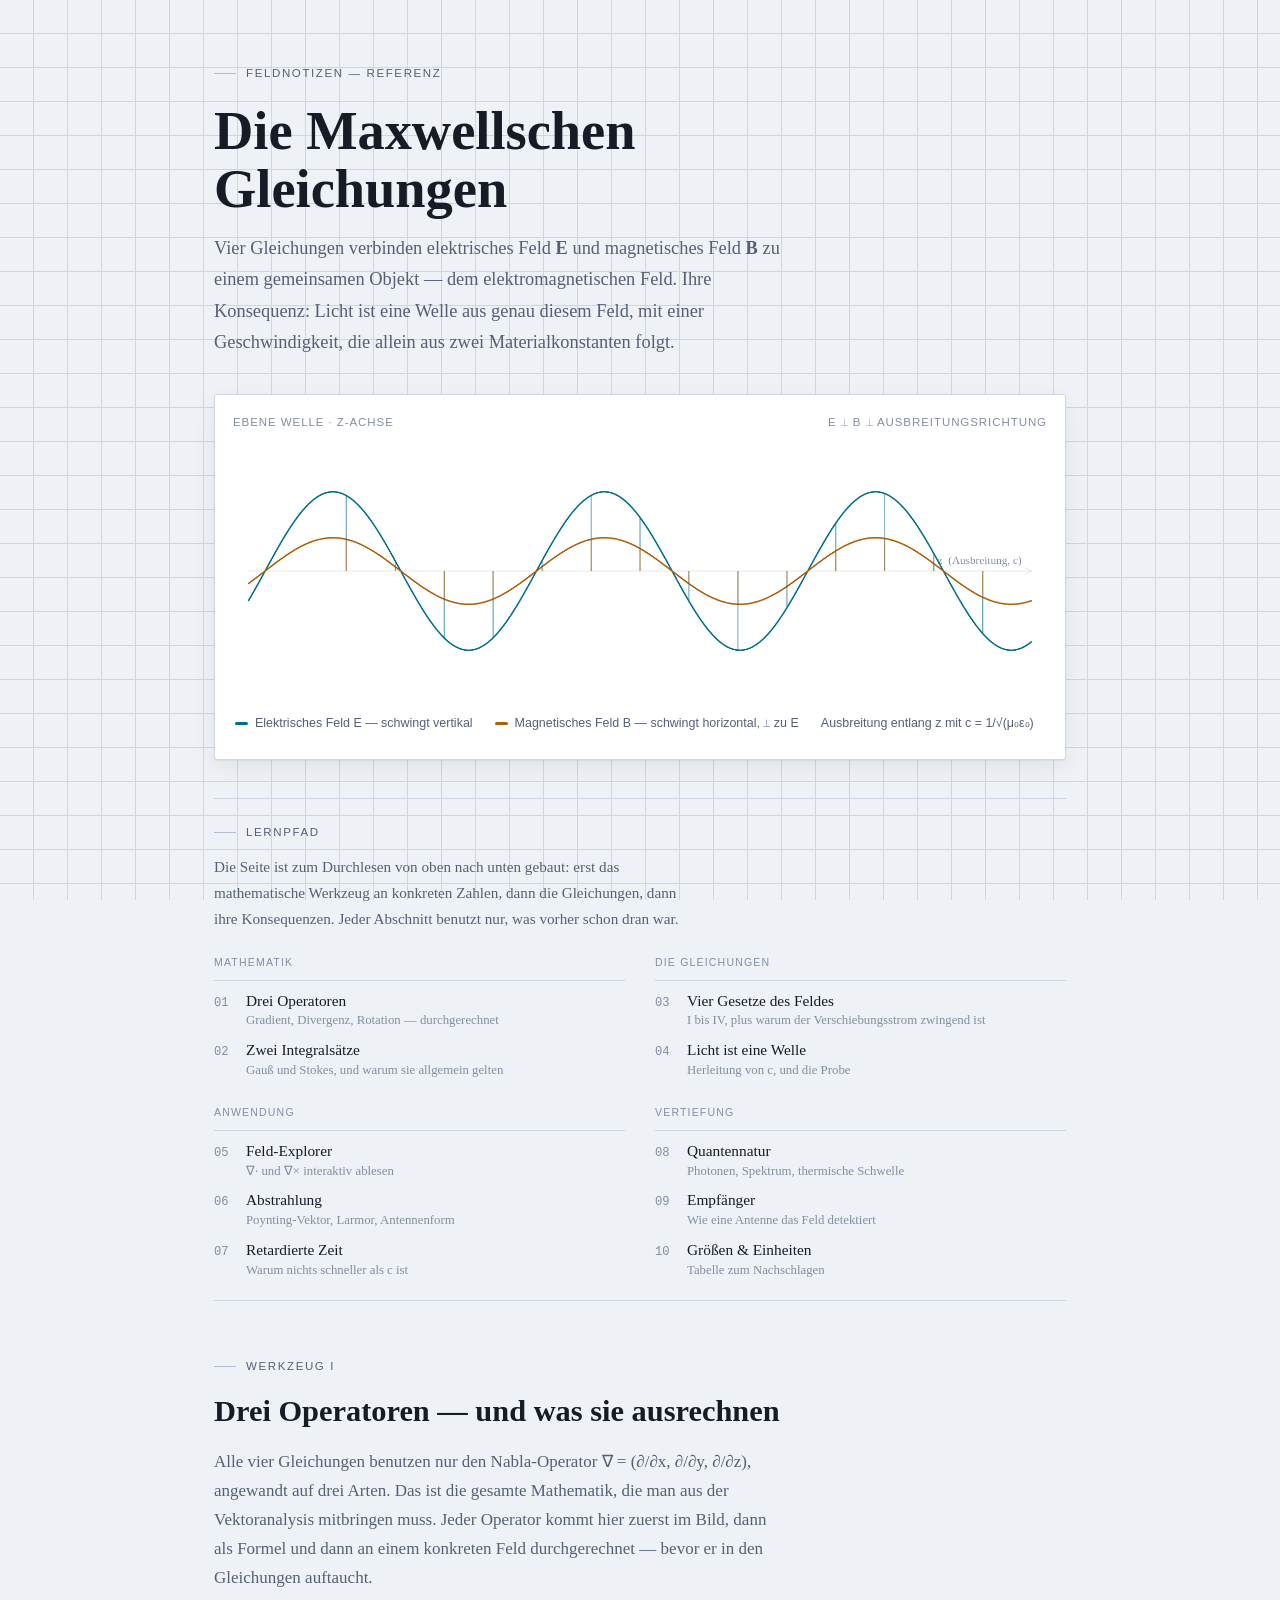
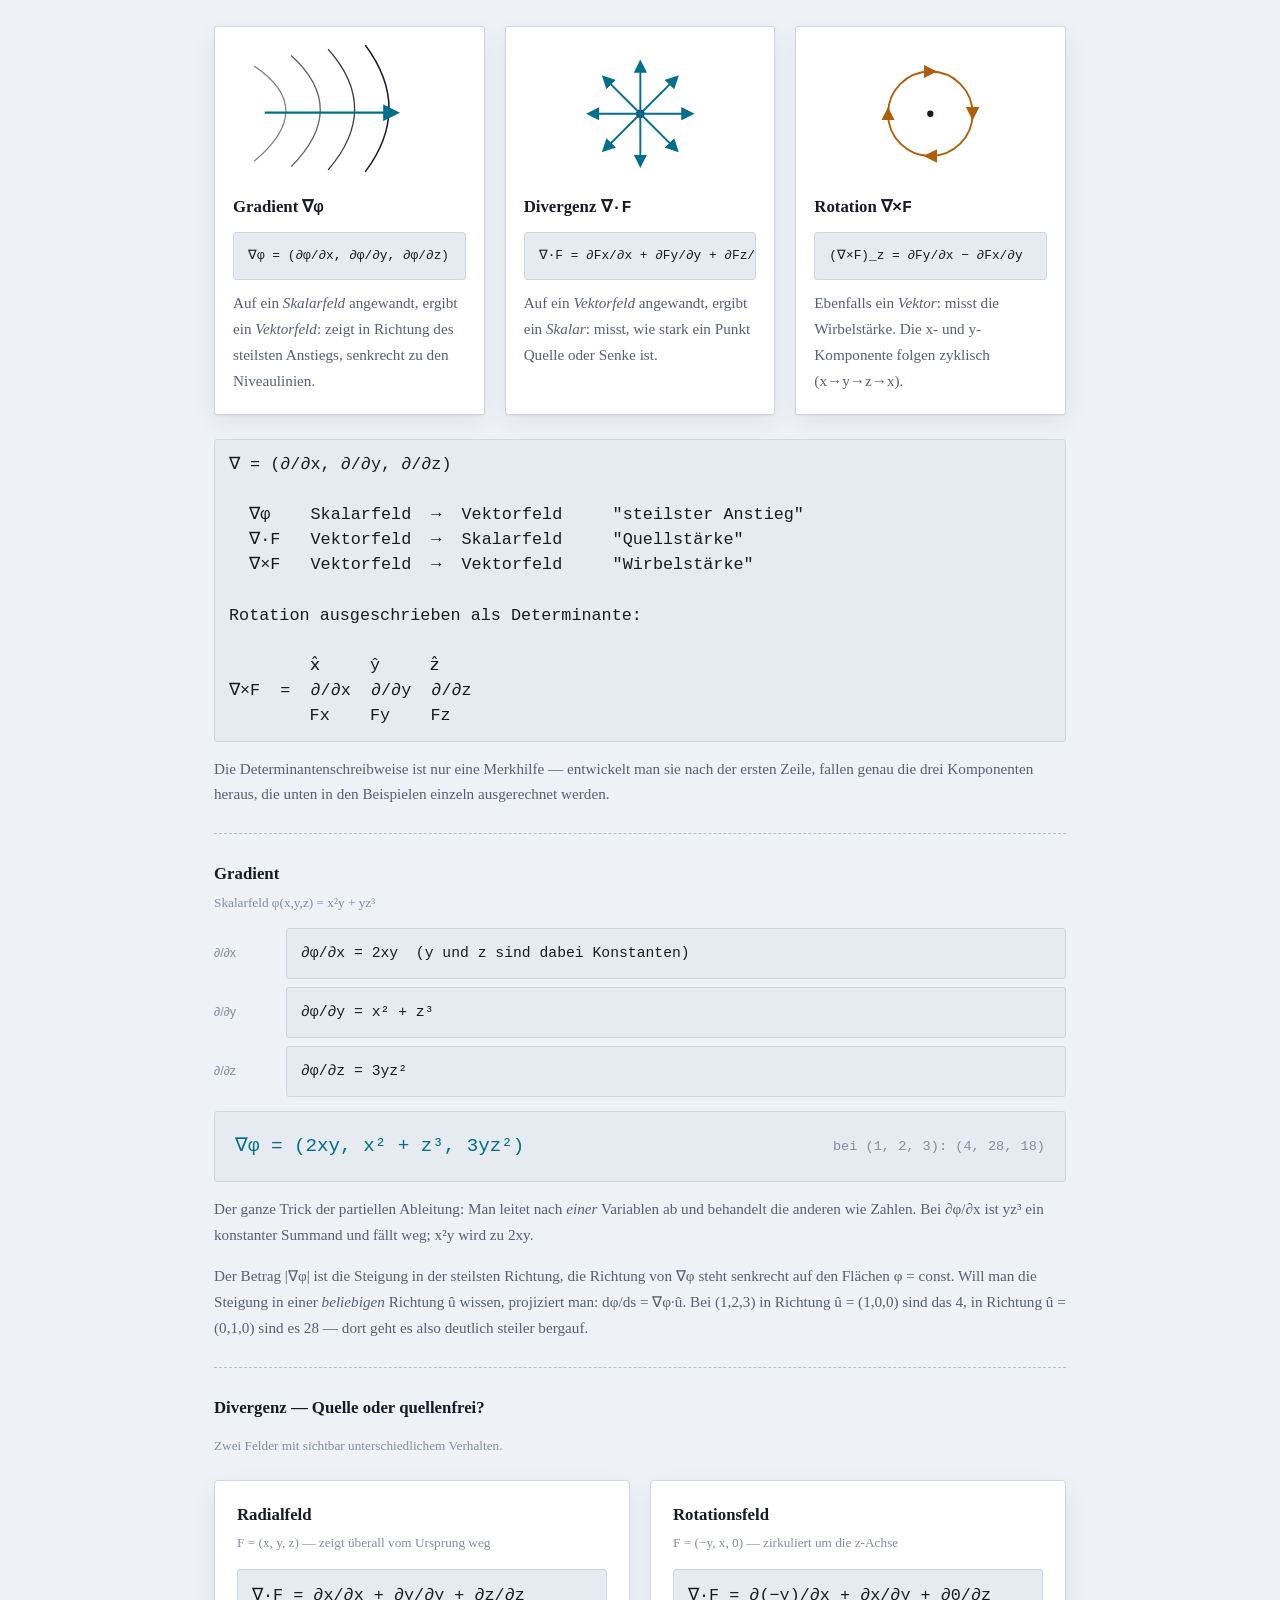
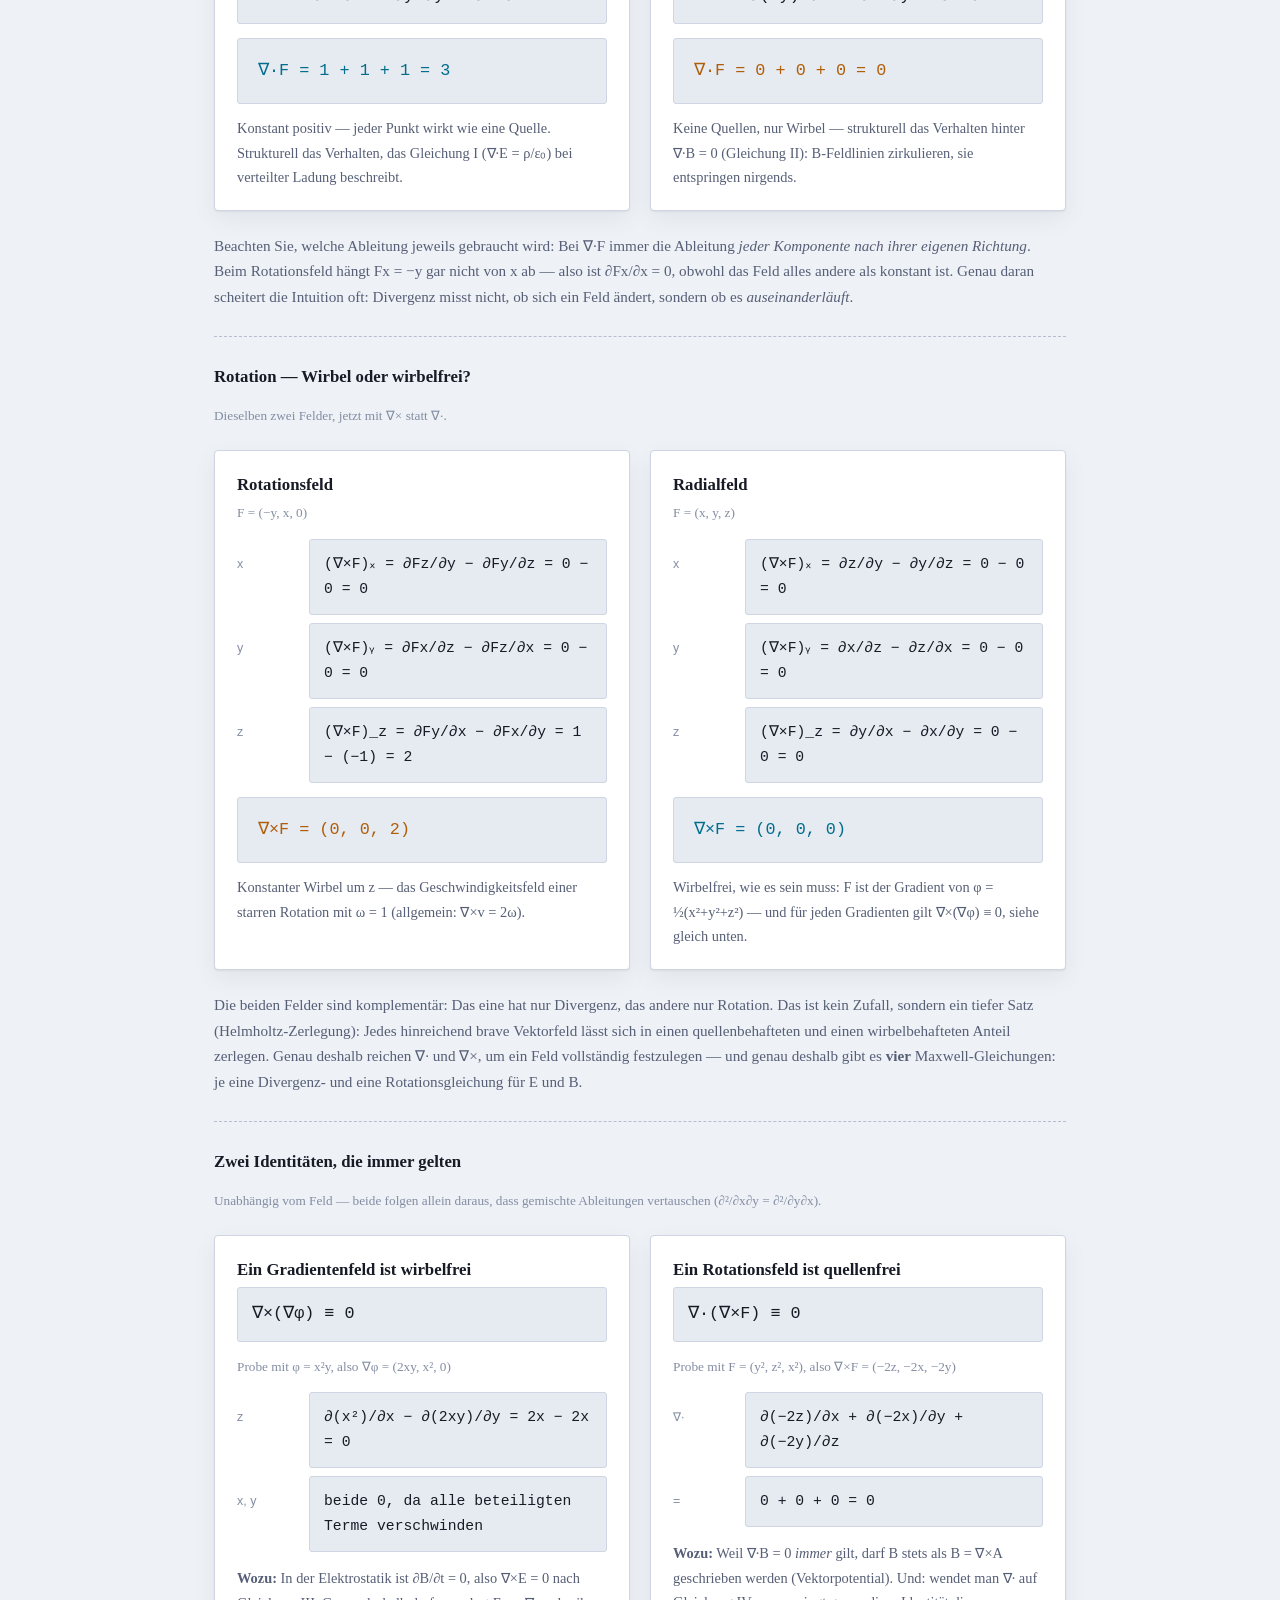
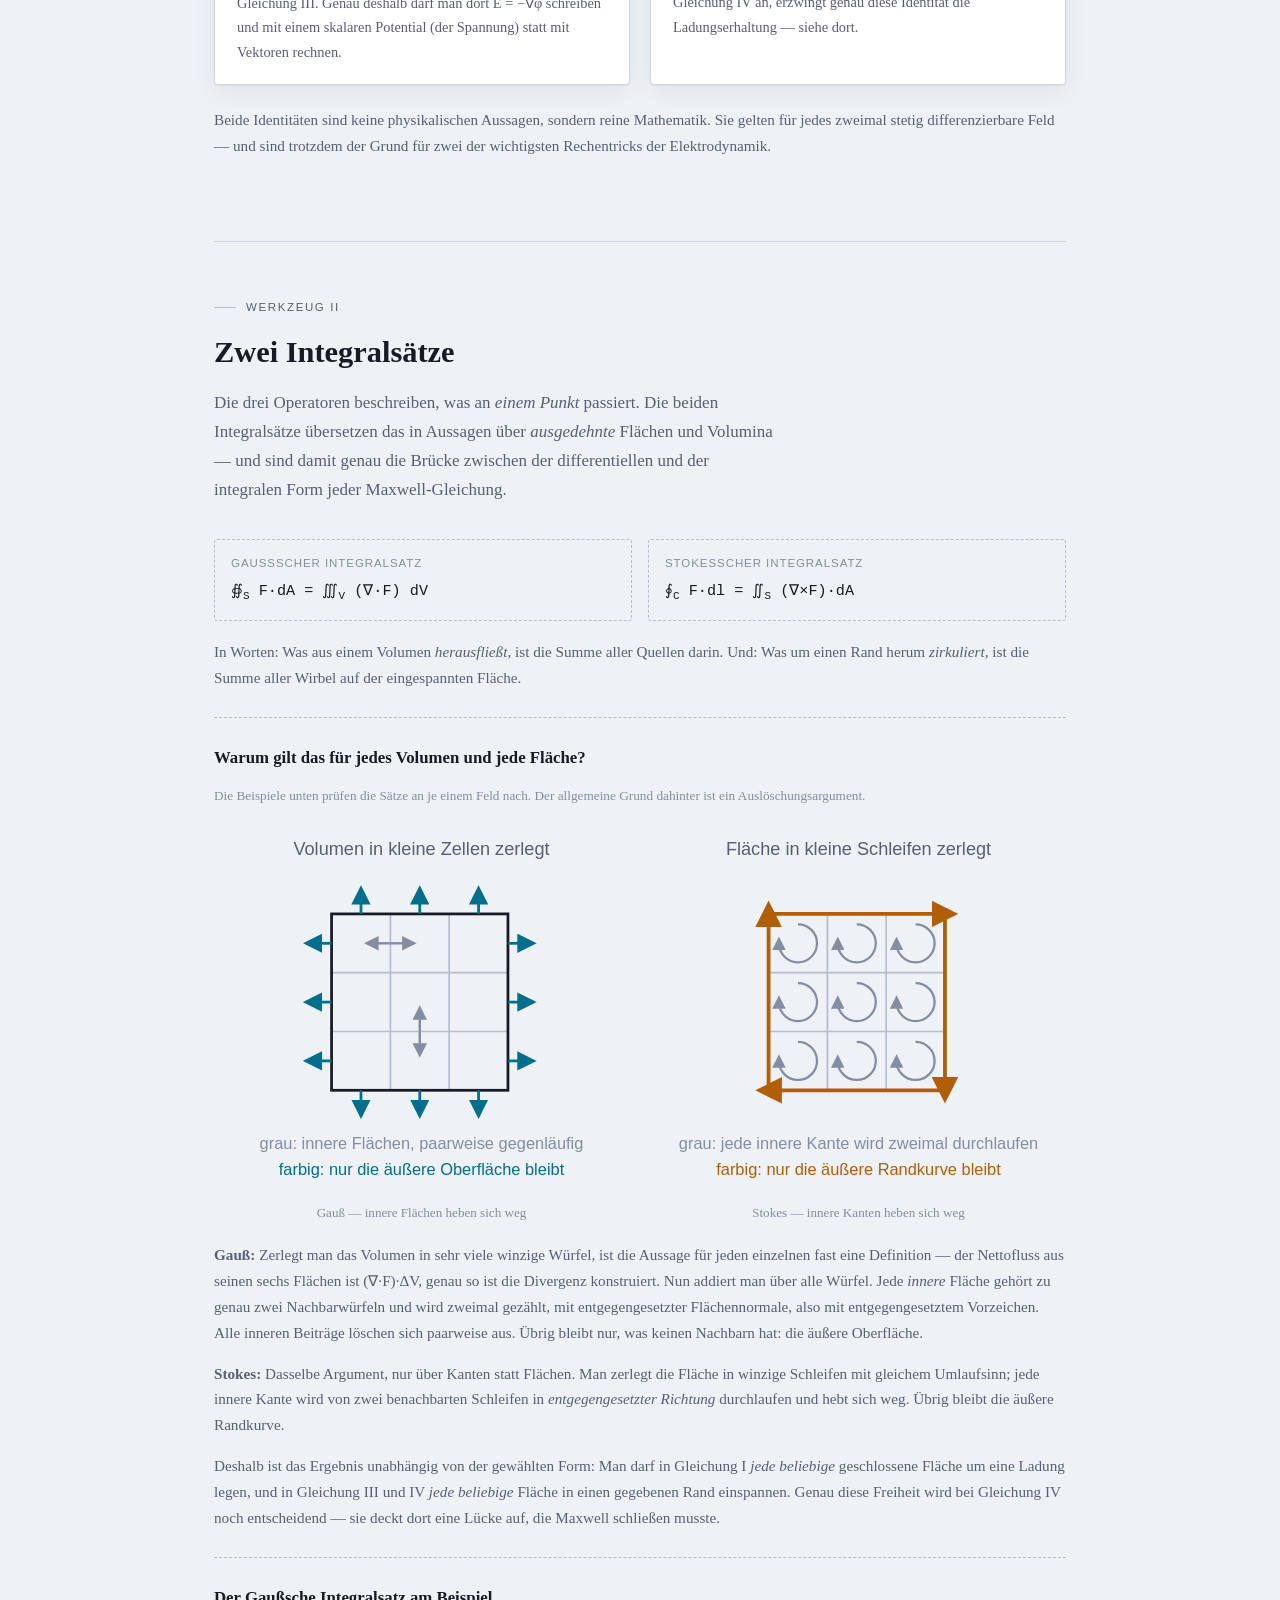
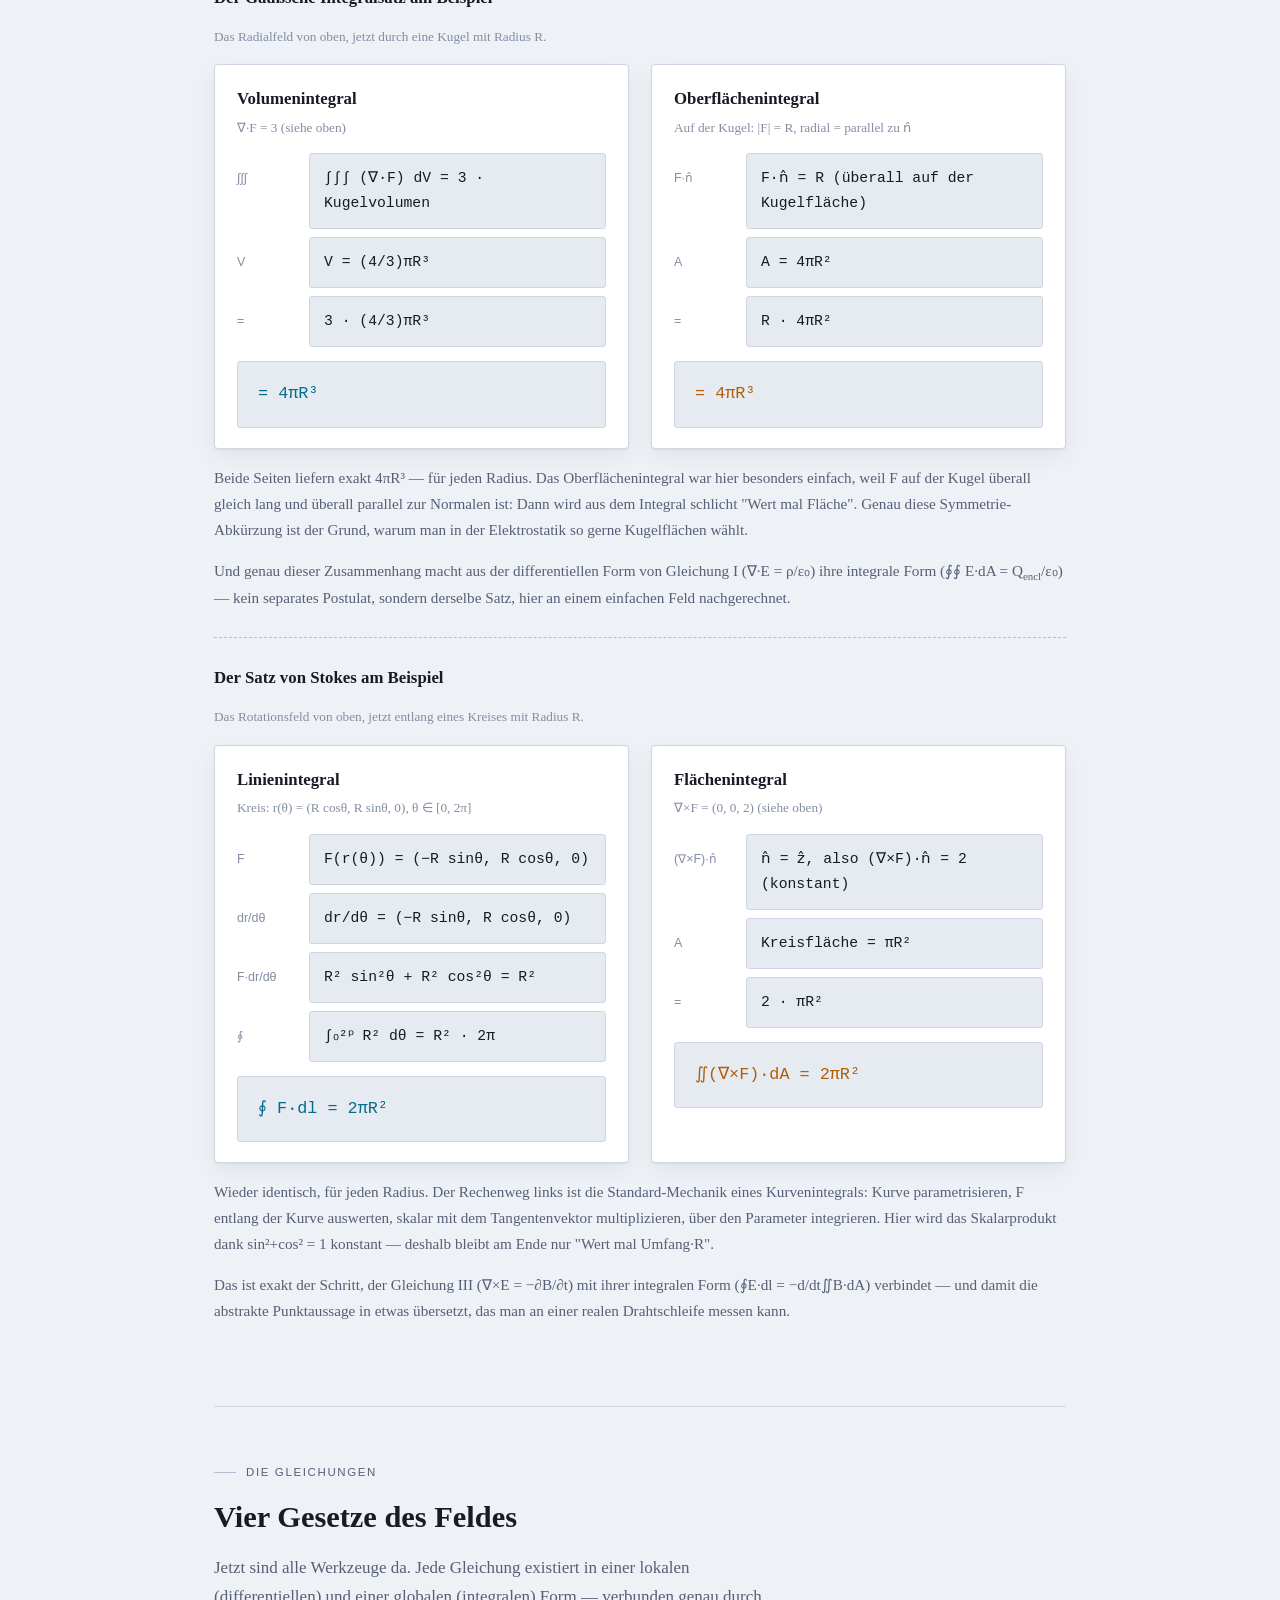
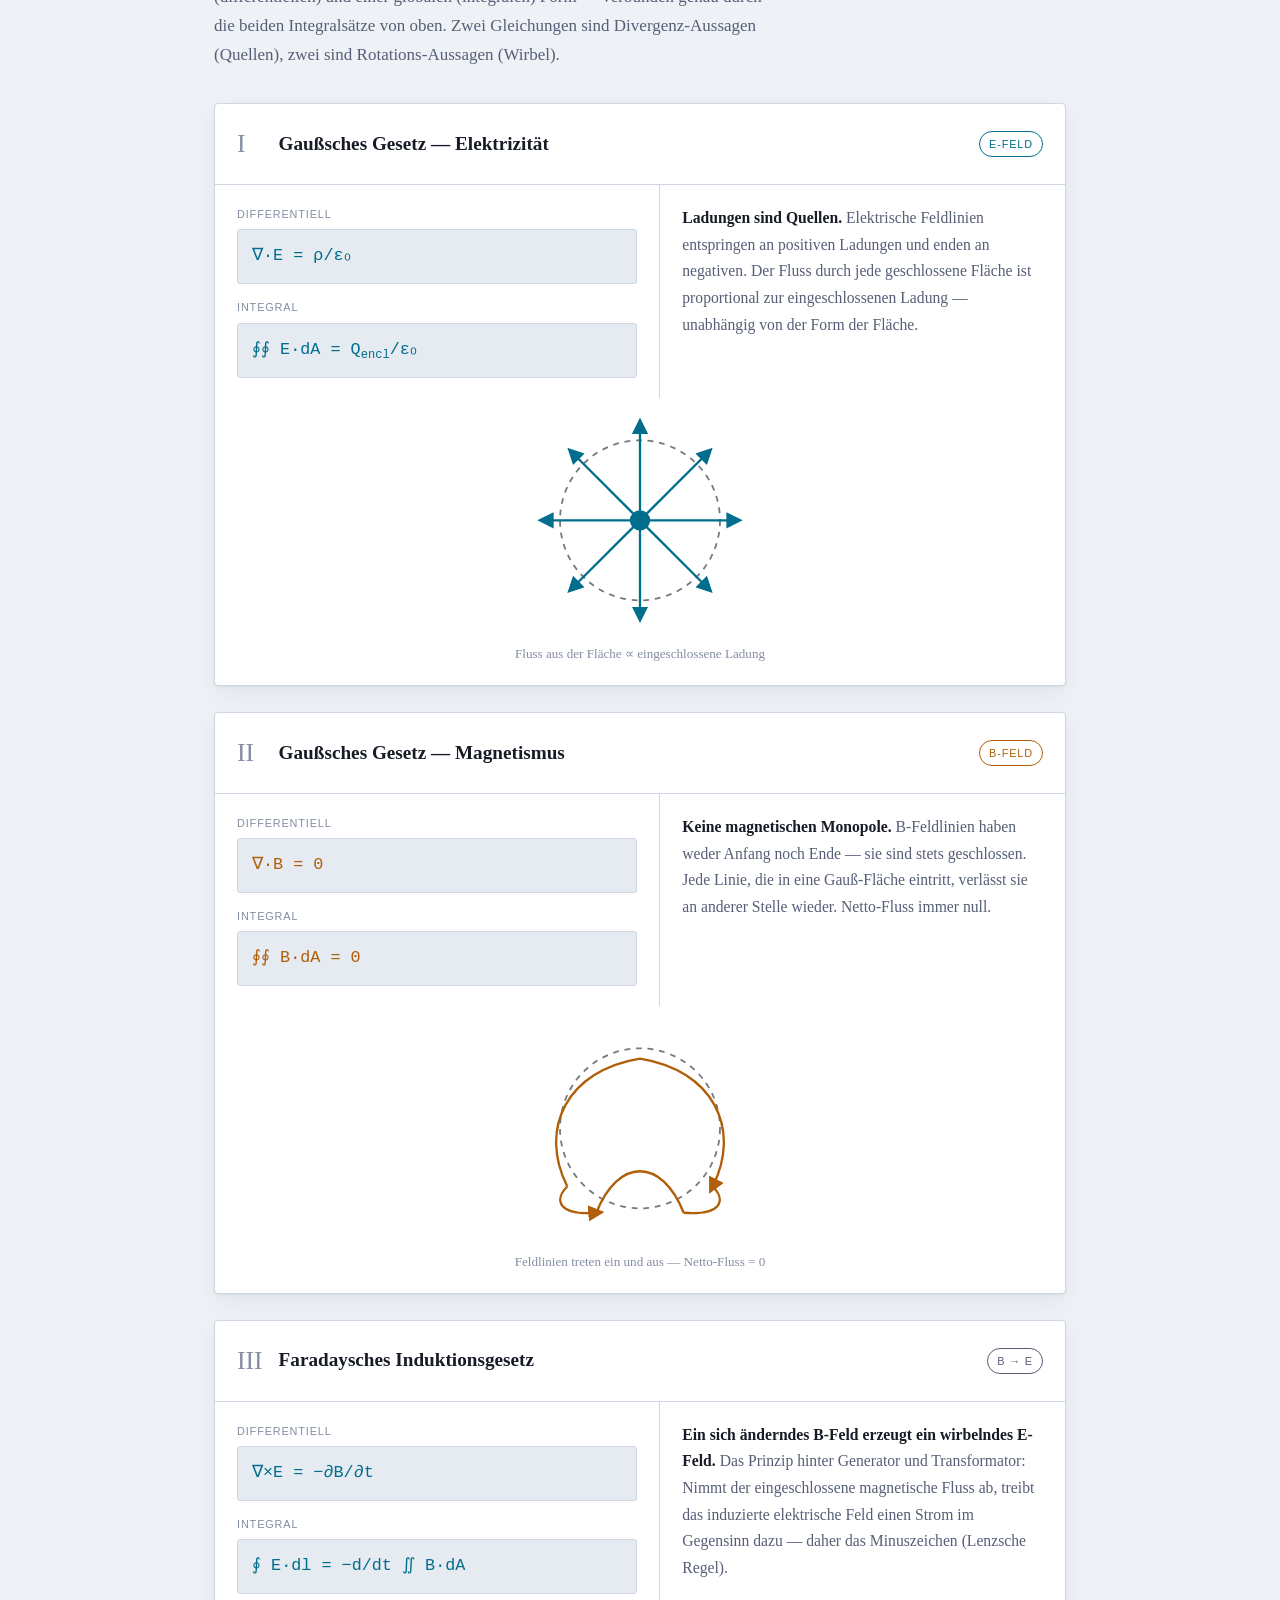
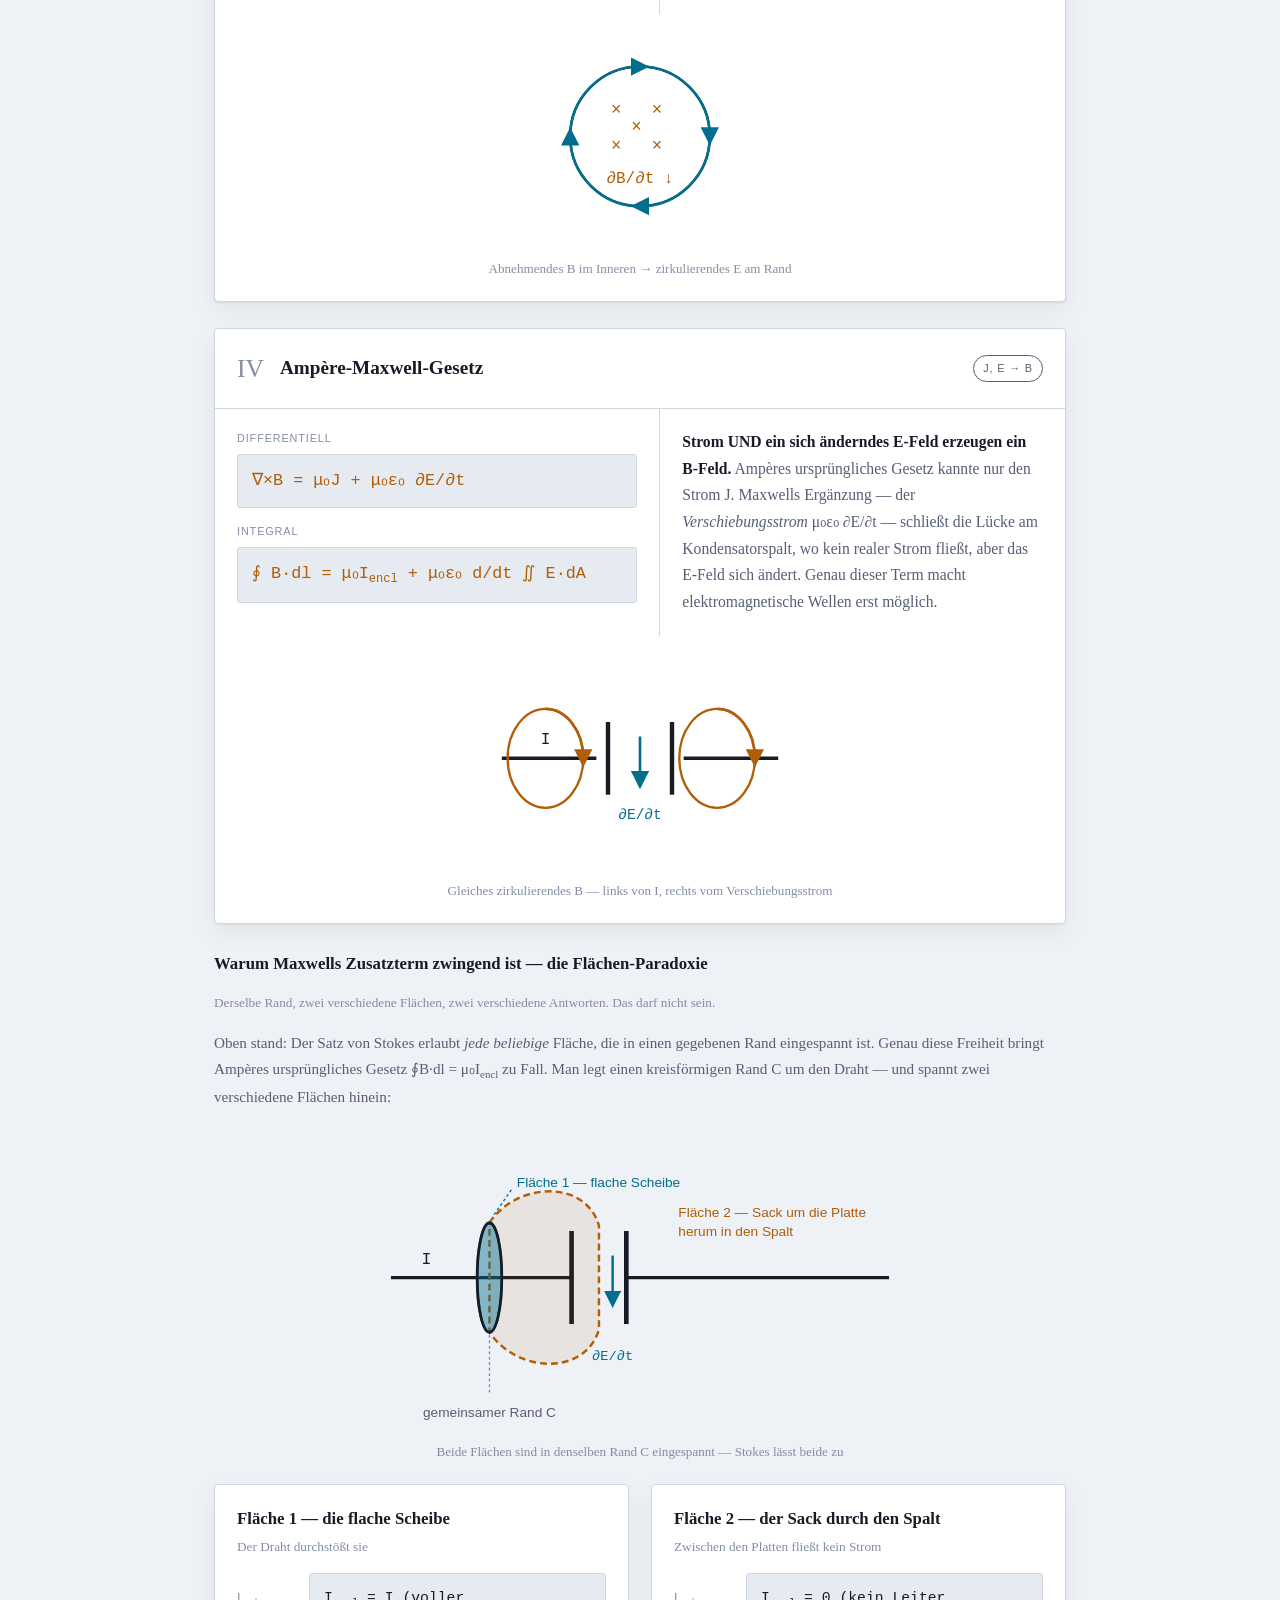
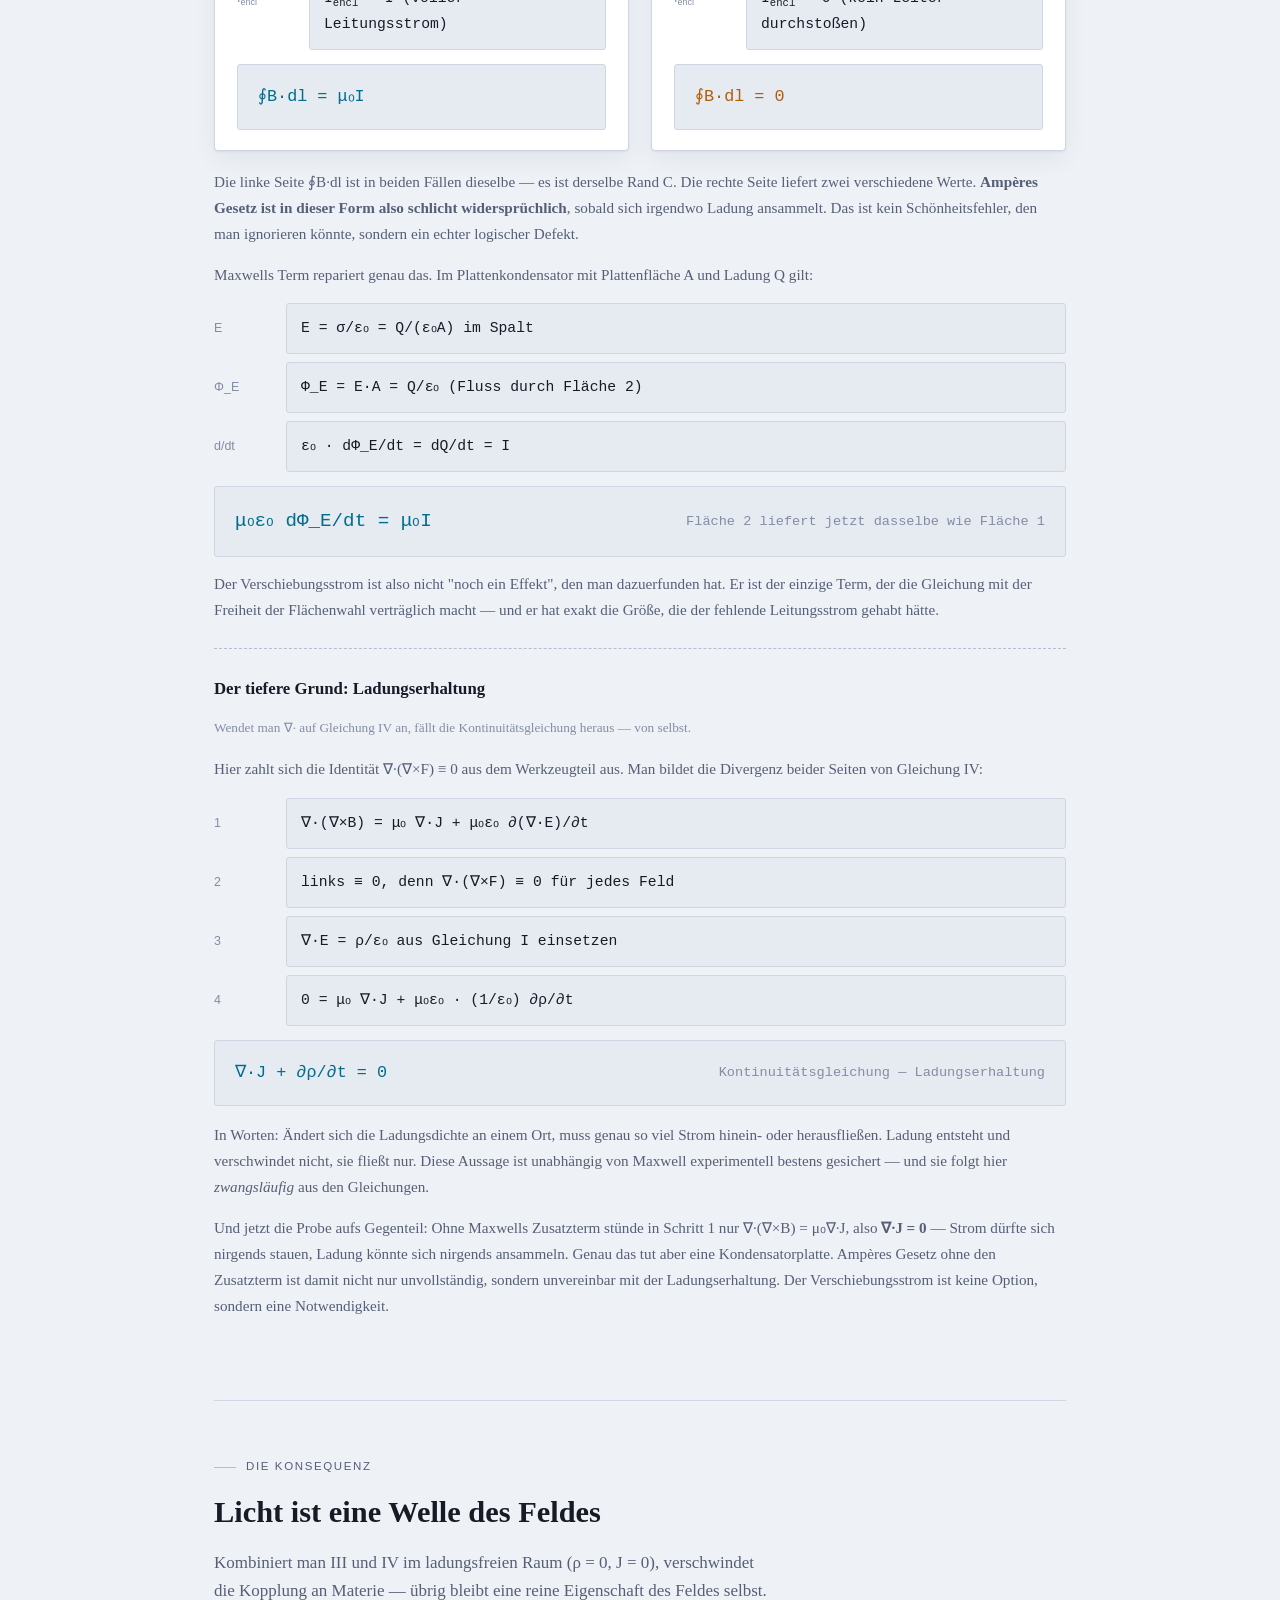
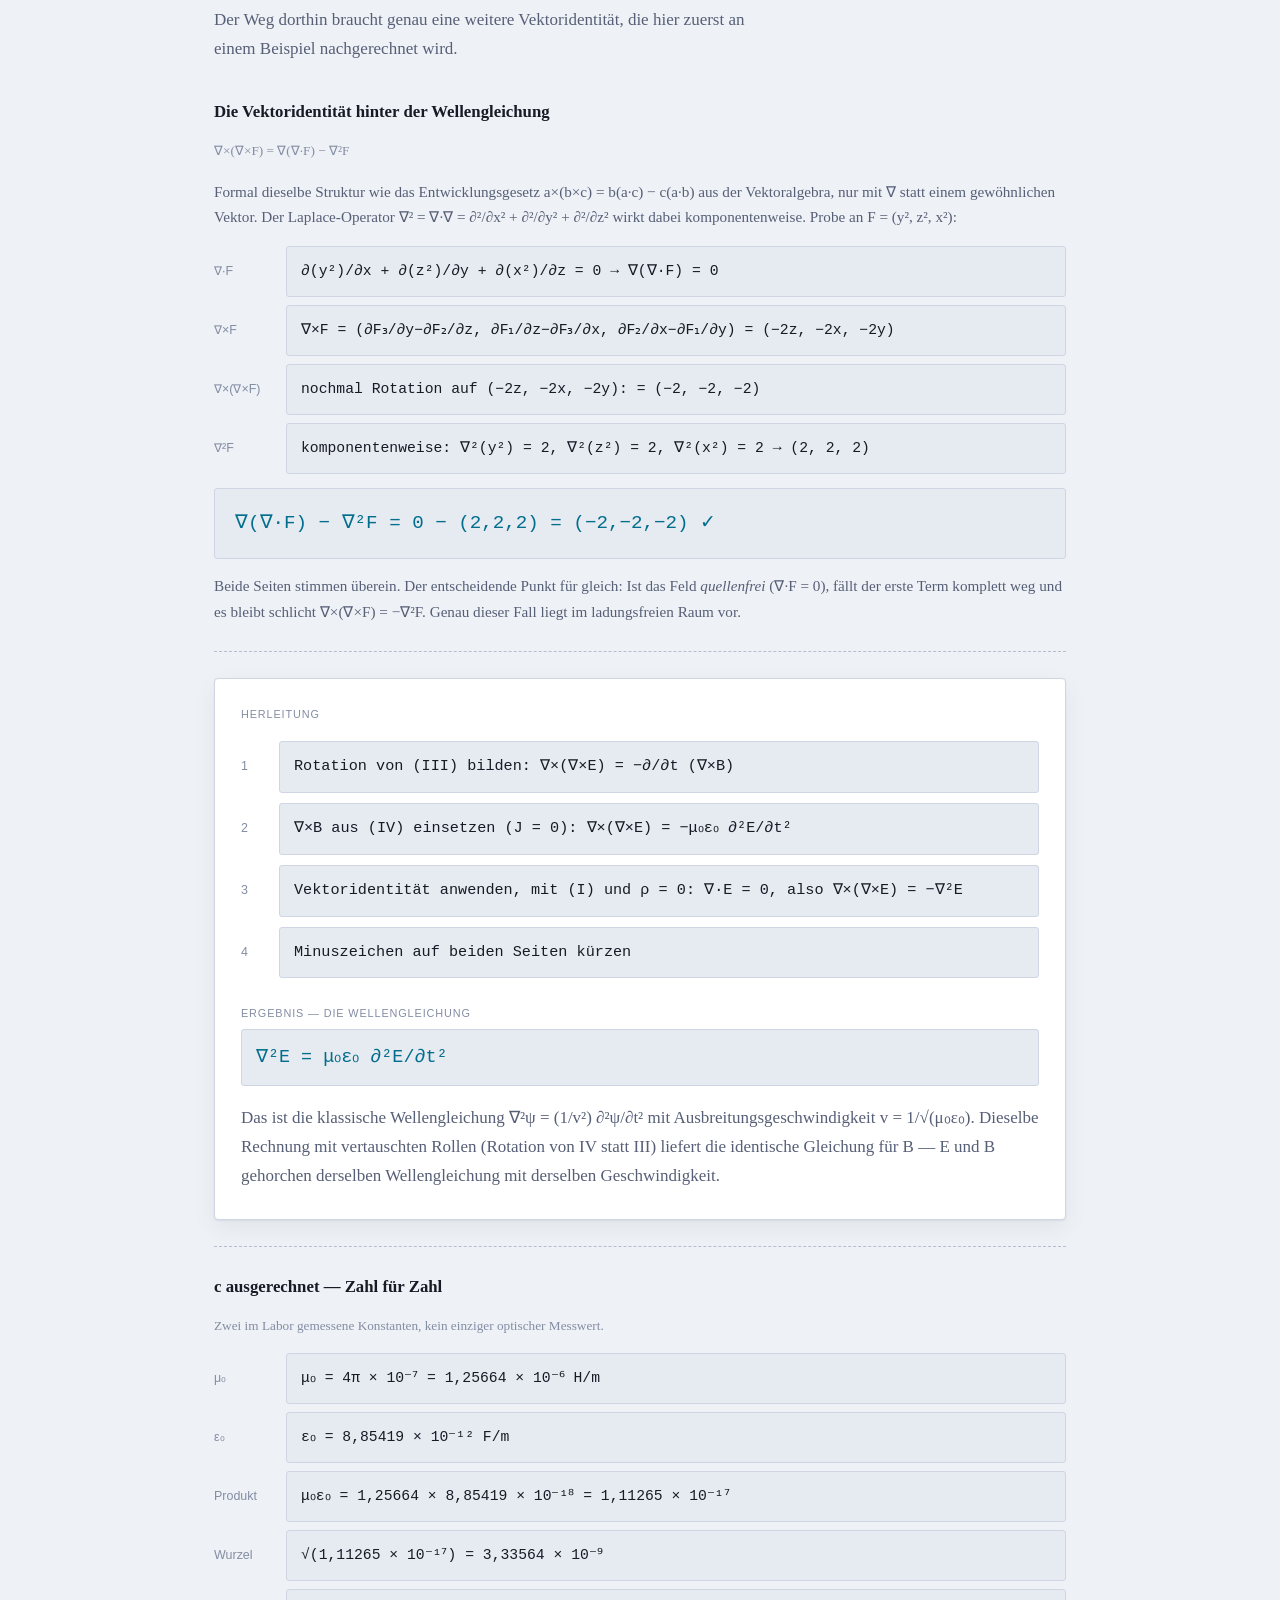
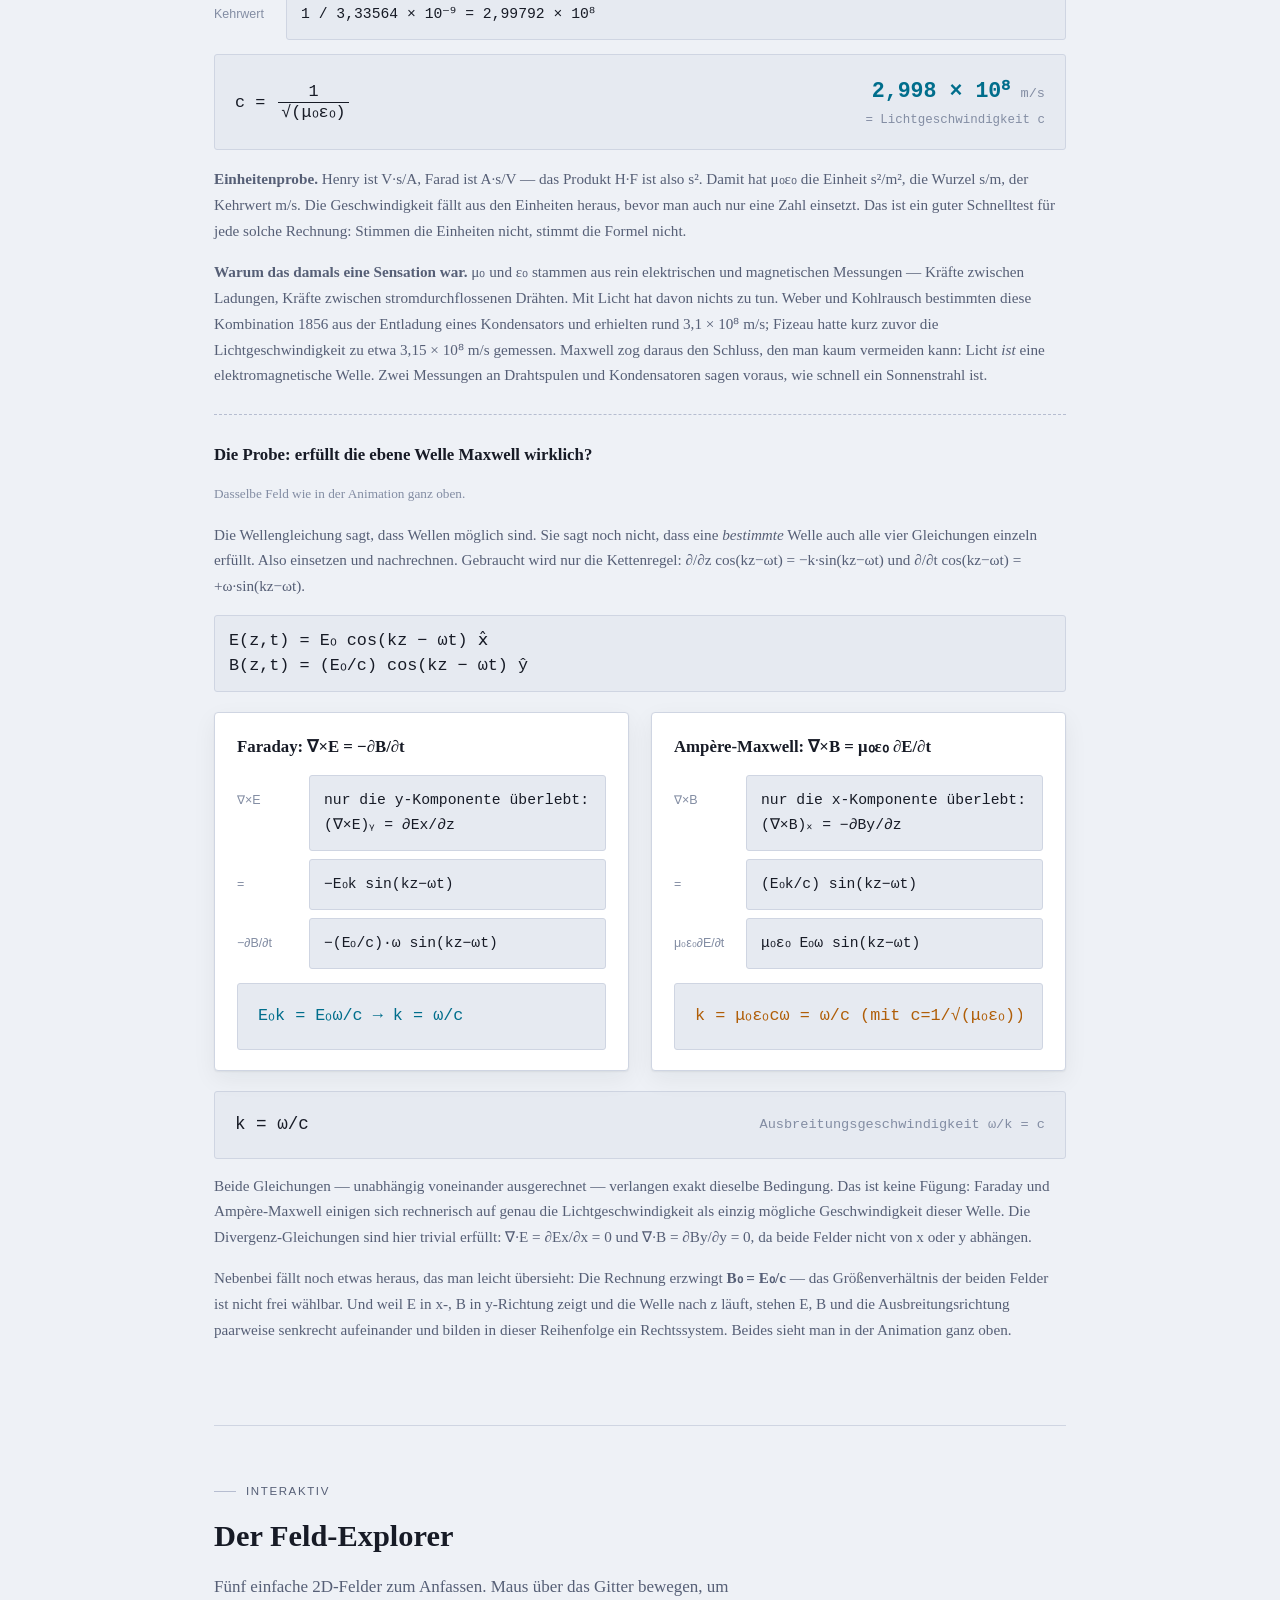
<file: index.html>
<!doctype html>
<html lang="de">
<head>
<meta charset="utf-8">
<meta name="viewport" content="width=device-width, initial-scale=1">
<title>Feldnotizen — Die Maxwellschen Gleichungen</title>
<meta name="description" content="Die vier Maxwellschen Gleichungen mit Vektoranalysis, physikalischer Bedeutung und der Ableitung von Licht als elektromagnetischer Welle.">
<link rel="stylesheet" href="style.css">
</head>
<body>

<div class="wrap" id="wrap"></div>

<script>
Promise.all(
  ['part1.html','part2.html','part3.html','part4.html','part5.html'].map(function(u){
    return fetch(u).then(function(r){
      if (!r.ok) throw new Error('Konnte ' + u + ' nicht laden (' + r.status + ')');
      return r.text();
    });
  })
).then(function(parts){
  document.getElementById('wrap').innerHTML = parts.join('');
  var s = document.createElement('script');
  s.src = 'app.js';
  document.body.appendChild(s);

  // Inhalt wird erst nachgeladen — ein #anker in der URL muss danach neu angesprungen werden.
  if (location.hash){
    var target = document.getElementById(location.hash.slice(1));
    if (target) target.scrollIntoView();
  }
}).catch(function(err){
  document.getElementById('wrap').innerHTML =
    '<p style="padding:60px 0">Fehler beim Laden der Seite: ' + err.message + '</p>';
});
</script>
</body>
</html>
</file>
<file: style.css>
/* ---------- tokens ---------- */
  :root{
    --bg: #eef1f6;
    --surface: #ffffff;
    --surface-2: #e6eaf1;
    --ink: #171b26;
    --ink-muted: #565f76;
    --ink-faint: #838da3;
    --rule: #cfd5e2;
    --rule-strong: #b6bdd0;
    --electric: #006e8c;
    --electric-soft: #006e8c;
    --magnetic: #b05e08;
    --magnetic-soft: #b05e08;
    --eqn-glow: none;
    --eqn-bg: var(--surface-2);
    --shadow: 0 1px 2px rgba(23,27,38,0.06), 0 8px 24px rgba(23,27,38,0.06);

    --font-display: "Iowan Old Style","Palatino Linotype",Palatino,"URW Palladio L","Book Antiqua",Georgia,serif;
    --font-body: "Iowan Old Style","Palatino Linotype",Palatino,"URW Palladio L","Book Antiqua",Georgia,serif;
    --font-label: -apple-system,"Segoe UI",Roboto,Helvetica,Arial,sans-serif;
    --font-mono: "JetBrains Mono","SF Mono","Cascadia Code",Menlo,Consolas,"Liberation Mono",monospace;
  }

  @media (prefers-color-scheme: dark){
    :root:not([data-theme="light"]){
      --bg: #0a0e16;
      --surface: #10141f;
      --surface-2: #161c2b;
      --ink: #e8eaf0;
      --ink-muted: #99a2ba;
      --ink-faint: #626c85;
      --rule: #262e42;
      --rule-strong: #35405a;
      --electric: #5fd9f5;
      --electric-soft: #5fd9f5;
      --magnetic: #ffb454;
      --magnetic-soft: #ffb454;
      --eqn-glow: 0 0 14px;
      --eqn-bg: #0d111b;
      --shadow: 0 1px 2px rgba(0,0,0,0.4), 0 12px 32px rgba(0,0,0,0.45);
    }
  }
  :root[data-theme="dark"]{
    --bg: #0a0e16;
    --surface: #10141f;
    --surface-2: #161c2b;
    --ink: #e8eaf0;
    --ink-muted: #99a2ba;
    --ink-faint: #626c85;
    --rule: #262e42;
    --rule-strong: #35405a;
    --electric: #5fd9f5;
    --electric-soft: #5fd9f5;
    --magnetic: #ffb454;
    --magnetic-soft: #ffb454;
    --eqn-glow: 0 0 14px;
    --eqn-bg: #0d111b;
    --shadow: 0 1px 2px rgba(0,0,0,0.4), 0 12px 32px rgba(0,0,0,0.45);
  }

  *{ box-sizing: border-box; }
  body{
    margin: 0;
    background: var(--bg);
    color: var(--ink);
    font-family: var(--font-body);
    font-size: 17px;
    line-height: 1.7;
    background-image:
      linear-gradient(var(--rule) 1px, transparent 1px),
      linear-gradient(90deg, var(--rule) 1px, transparent 1px);
    background-size: 34px 34px;
    background-position: -1px -1px;
    background-attachment: fixed;
  }
  @media (prefers-reduced-motion: reduce){ *{ animation: none !important; transition: none !important; } }

  .wrap{ max-width: 900px; margin: 0 auto; padding: 0 24px; }
  h1,h2,h3{ font-family: var(--font-display); font-weight: 600; text-wrap: balance; }
  a{ color: var(--electric); }

  .eyebrow{
    font-family: var(--font-label);
    font-size: 0.72rem;
    letter-spacing: 0.14em;
    text-transform: uppercase;
    color: var(--ink-muted);
    display: flex; align-items: center; gap: 10px;
  }
  .eyebrow::before{
    content: ""; width: 22px; height: 1px; background: var(--rule-strong); display: inline-block;
  }

  /* ---------- hero ---------- */
  .hero{
    padding: 64px 0 20px;
  }
  .hero .eyebrow{ margin-bottom: 18px; }
  .hero h1{
    font-size: clamp(2.1rem, 5vw, 3.4rem);
    line-height: 1.08;
    margin: 0 0 14px;
  }
  .hero .accent-electric{ color: var(--electric); }
  .hero .accent-magnetic{ color: var(--magnetic); }
  .hero p.lede{
    font-size: 1.15rem;
    color: var(--ink-muted);
    max-width: 62ch;
    margin: 0 0 36px;
  }

  .scope{
    background: var(--surface);
    border: 1px solid var(--rule);
    border-radius: 3px;
    box-shadow: var(--shadow);
    padding: 18px 18px 8px;
  }
  .scope-head{
    display:flex; justify-content: space-between; align-items: baseline;
    font-family: var(--font-label); font-size: 0.72rem; letter-spacing: 0.08em;
    color: var(--ink-faint); text-transform: uppercase; margin-bottom: 6px;
  }
  canvas#wave{ display:block; width: 100%; height: auto; }
  .scope-legend{
    display:flex; gap: 22px; flex-wrap: wrap;
    font-family: var(--font-label); font-size: 0.78rem; color: var(--ink-muted);
    padding: 10px 2px 16px;
  }
  .scope-legend span{ display:flex; align-items:center; gap:7px; }
  .swatch{ width: 13px; height: 3px; border-radius: 2px; display:inline-block; }

  /* ---------- lernpfad ---------- */
  .pathway{ margin-top: 38px; border-top: 1px solid var(--rule); padding-top: 24px; }
  .pathway .eyebrow{ margin-bottom: 12px; }
  .pathway-note{ color: var(--ink-muted); font-size: 0.95rem; max-width: 64ch; margin: 0 0 22px; }
  .pathway-groups{ display:grid; grid-template-columns: repeat(auto-fit, minmax(280px,1fr)); gap: 24px 30px; }
  .pathway-group .g-name{
    font-family: var(--font-label); font-size: 0.66rem; letter-spacing: .11em;
    text-transform: uppercase; color: var(--ink-faint);
    padding-bottom: 8px; margin-bottom: 10px; border-bottom: 1px solid var(--rule);
  }
  .pathway-group ol{ list-style:none; margin:0; padding:0; display:grid; gap: 10px; }
  .pathway-group a{
    display:grid; grid-template-columns: 24px 1fr; gap: 8px; align-items: baseline;
    text-decoration:none; color: var(--ink);
  }
  .pathway-group a:hover .p-title{ text-decoration: underline; }
  .p-num{ font-family: var(--font-mono); font-size: 0.76rem; color: var(--ink-faint); }
  .p-title{ display:block; font-size: 0.96rem; line-height: 1.35; }
  .p-sub{ display:block; color: var(--ink-faint); font-size: 0.8rem; line-height: 1.4; margin-top: 1px; }

  /* ---------- generic sections ---------- */
  section{ padding: 56px 0; }
  section.rule-top{ border-top: 1px solid var(--rule); }
  section > .eyebrow{ margin-bottom: 10px; }
  section h2{ font-size: clamp(1.5rem, 3vw, 1.9rem); margin: 0 0 10px; }
  section > p.intro{ color: var(--ink-muted); max-width: 66ch; margin: 0 0 34px; }

  /* ---------- toolbox ---------- */
  .toolbox-grid{
    display:grid; grid-template-columns: repeat(auto-fit, minmax(240px,1fr));
    gap: 20px;
  }
  .tool-card{
    background: var(--surface); border: 1px solid var(--rule); border-radius: 3px;
    padding: 18px 18px 20px; box-shadow: var(--shadow);
  }
  .tool-card svg{ width: 100%; height: auto; display:block; margin-bottom: 10px; }
  .tool-card h3{ font-size: 1.05rem; margin: 0 0 6px; }
  .tool-card p{ margin:0; color: var(--ink-muted); font-size: 0.95rem; }
  .tool-card .sym{ font-family: var(--font-mono); color: var(--ink); }

  .theorem-bridge{
    margin-top: 22px; display:grid; grid-template-columns: repeat(auto-fit,minmax(260px,1fr)); gap: 16px;
  }
  .bridge-card{
    border: 1px dashed var(--rule-strong); border-radius: 3px; padding: 14px 16px;
  }
  .bridge-card .name{ font-family: var(--font-label); font-size:0.72rem; letter-spacing:.08em; text-transform:uppercase; color: var(--ink-faint); }
  .bridge-card .eq{ font-family: var(--font-mono); font-size: 0.95rem; margin-top: 6px; }

  /* ---------- equations ---------- */
  .eq-card{
    background: var(--surface); border: 1px solid var(--rule); border-radius: 4px;
    box-shadow: var(--shadow); margin-bottom: 26px; overflow: hidden;
  }
  .eq-head{
    display:flex; align-items:center; gap:16px; padding: 18px 22px;
    border-bottom: 1px solid var(--rule);
  }
  .eq-num{
    font-family: var(--font-display); font-size: 1.6rem; color: var(--ink-faint);
    min-width: 2ch;
  }
  .eq-head h3{ margin:0; font-size: 1.2rem; }
  .eq-head .field-tag{
    margin-left:auto; font-family: var(--font-label); font-size: 0.68rem; letter-spacing:.08em;
    text-transform: uppercase; padding: 3px 9px; border-radius: 999px; border:1px solid currentColor;
  }
  .tag-electric{ color: var(--electric); }
  .tag-magnetic{ color: var(--magnetic); }
  .tag-both{ color: var(--ink-muted); }

  .eq-body{ display:grid; grid-template-columns: 1.1fr 1fr; gap: 0; }
  @media (max-width: 720px){ .eq-body{ grid-template-columns: 1fr; } }
  .eq-forms{ padding: 20px 22px; border-right: 1px solid var(--rule); }
  @media (max-width: 720px){ .eq-forms{ border-right:none; border-bottom:1px solid var(--rule);} }
  .eq-form-label{ font-family: var(--font-label); font-size:0.68rem; letter-spacing:.08em; text-transform:uppercase; color: var(--ink-faint); margin: 14px 0 6px; }
  .eq-form-label:first-child{ margin-top:0; }
  .readout{
    font-family: var(--font-mono); font-size: 1.05rem; background: var(--eqn-bg);
    border: 1px solid var(--rule); border-radius: 3px; padding: 12px 14px;
    text-shadow: var(--eqn-glow) currentColor;
    overflow-x: auto; white-space: nowrap;
  }
  .readout.electric{ color: var(--electric); }
  .readout.magnetic{ color: var(--magnetic); }
  .eq-meaning{ padding: 20px 22px; color: var(--ink-muted); font-size: 0.98rem; }
  .eq-meaning strong{ color: var(--ink); font-weight: 600; }
  .eq-diagram{ padding: 6px 22px 20px; }
  .eq-diagram svg{ width: 100%; height: auto; max-width: 320px; display:block; margin: 0 auto; }
  .eq-diagram figcaption{ text-align:center; font-size: 0.82rem; color: var(--ink-faint); margin-top: 6px; }
  figure{ margin: 0; }

  sub{ font-size: 0.72em; }

  /* ---------- light section ---------- */
  .light-panel{
    background: var(--surface); border: 1px solid var(--rule); border-radius: 4px; box-shadow: var(--shadow);
    padding: 26px 26px 22px;
  }
  .derivation{
    display: grid; gap: 10px; margin: 18px 0 26px;
  }
  .step{
    display:grid; grid-template-columns: 26px 1fr; gap: 12px; align-items: baseline;
  }
  .step .n{ font-family: var(--font-label); font-size: 0.78rem; color: var(--ink-faint); }
  .step .readout{ font-size: 0.98rem; white-space: normal; }
  .result{
    display:flex; flex-wrap: wrap; gap: 18px; align-items:center; justify-content: space-between;
    background: var(--eqn-bg); border:1px solid var(--rule); border-radius: 3px; padding: 18px 20px;
    margin-top: 6px;
  }
  .result .readout{ background: transparent; border: none; padding: 0; font-size: 1.2rem; }
  .result .c-value{ font-family: var(--font-mono); text-align:right; }
  .result .c-value b{ font-size: 1.35rem; color: var(--electric); text-shadow: var(--eqn-glow) currentColor; }
  .result .c-value .unit{ color: var(--ink-faint); font-size: 0.85rem; }
  .frac{ display:inline-flex; flex-direction:column; vertical-align:middle; margin: 0 3px; text-align:center; line-height:1.05; }
  .frac .num{ border-bottom: 1px solid currentColor; padding: 0 3px 1px; }
  .frac .den{ padding: 1px 3px 0; }
  .sqrt{ border-top: 1px solid currentColor; padding-top: 1px; }

  /* ---------- rechenbeispiele ---------- */
  .muted{ color: var(--ink-muted); }
  .readout.block{ white-space: pre; text-align: left; line-height: 1.5; }
  .calc-grid{ display:grid; grid-template-columns: repeat(auto-fit, minmax(280px,1fr)); gap: 20px; margin: 22px 0; }
  .calc-card{
    background: var(--surface); border: 1px solid var(--rule); border-radius: 4px;
    box-shadow: var(--shadow); padding: 20px 22px;
  }
  .calc-card h4{ margin: 0 0 3px; font-size: 1.05rem; }
  .calc-card .tagline{ font-size: 0.83rem; color: var(--ink-faint); margin-bottom: 14px; }
  .calc-card .field-def{ margin-bottom: 14px; }
  .calc-card .result{ margin-top: 14px; }
  .calc-card .result .readout{ font-size: 1.05rem; }
  .calc-steps{ display: grid; gap: 8px; margin: 14px 0; }
  .calc-steps .step{ grid-template-columns: 60px 1fr; }
  .calc-steps .n{ white-space: nowrap; }
  .calc-steps .readout{ font-size: 0.92rem; white-space: normal; }
  .calc-block{ margin: 26px 0; }
  .calc-block:first-child{ margin-top: 0; }
  .calc-block h4{ margin: 0 0 3px; font-size: 1.05rem; }
  .calc-block .tagline{ font-size: 0.83rem; color: var(--ink-faint); margin-bottom: 14px; }
  .calc-divider{ border: none; border-top: 1px dashed var(--rule-strong); margin: 26px 0; }
  .split-two{ display:grid; grid-template-columns: 1fr 1fr; gap: 22px; }
  @media (max-width: 640px){ .split-two{ grid-template-columns: 1fr; } }

  /* Grid- und Flex-Kinder duerfen schmaler werden als ihr Inhalt — sonst sprengen
     die nicht umbrechenden Formelkaesten auf schmalen Displays die Seitenbreite,
     statt in ihrem eigenen overflow-x zu scrollen. */
  .eq-body > *, .split-two > *, .calc-grid > *, .step > *, .result > *,
  .toolbox-grid > *, .theorem-bridge > *, .pathway-groups > *{ min-width: 0; }

  /* ---------- feld-explorer ---------- */
  .fx-controls{ display:flex; flex-wrap:wrap; gap:8px; margin: 4px 0 16px; }
  .fx-btn{
    font-family: var(--font-label); font-size:0.78rem; letter-spacing:.03em;
    padding: 7px 14px; border-radius:999px; border:1px solid var(--rule-strong);
    background: var(--surface); color: var(--ink-muted); cursor:pointer;
  }
  .fx-btn:hover{ border-color: currentColor; }
  .fx-btn.active{ color: var(--surface); font-weight:600; }
  .fx-btn.active.electric{ background: var(--electric); border-color: var(--electric); }
  .fx-btn.active.magnetic{ background: var(--magnetic); border-color: var(--magnetic); }
  .fx-wrap{ position: relative; padding: 10px; }
  canvas#fieldcanvas{ display:block; width:100%; height:auto; cursor:crosshair; border-radius:2px; touch-action: none; }
  canvas#donutcanvas{ display:block; width:100%; height:auto; }
  canvas#packetcanvas{ display:block; width:100%; height:auto; }
  canvas#dipolecanvas{ display:block; width:100%; height:auto; }
  canvas#rxcanvas{ display:block; width:100%; height:auto; }
  .fx-tooltip{
    position:absolute; pointer-events:none; font-family: var(--font-mono); font-size:0.78rem;
    background: var(--eqn-bg); border:1px solid var(--rule-strong); border-radius:4px;
    padding:8px 10px; box-shadow: var(--shadow); white-space:nowrap; line-height:1.6;
    opacity:0; transition: opacity 0.08s; z-index:2;
  }
  .fx-tooltip.show{ opacity:1; }
  .fx-tooltip div{ display:flex; justify-content:space-between; gap:16px; }
  .fx-tooltip .row-label{ color:var(--ink-faint); }
  .fx-desc{ margin-top:16px; font-size:0.92rem; color: var(--ink-muted); }
  .fx-desc .fx-formula{ font-family: var(--font-mono); color: var(--ink); }

  /* ---------- reference table ---------- */
  table.ref{
    width: 100%; border-collapse: collapse; font-size: 0.95rem;
  }
  table.ref caption{ display:none; }
  table.ref th{
    text-align:left; font-family: var(--font-label); font-size: 0.68rem; letter-spacing:.08em;
    text-transform: uppercase; color: var(--ink-faint); font-weight:500;
    border-bottom: 1px solid var(--rule-strong); padding: 8px 10px;
  }
  table.ref td{ border-bottom: 1px solid var(--rule); padding: 9px 10px; vertical-align: baseline; }
  table.ref td.sym{ font-family: var(--font-mono); color: var(--ink); }
  table.ref td.unit{ font-family: var(--font-mono); font-variant-numeric: tabular-nums; color: var(--ink-muted); white-space: nowrap; }
  .ref-wrap{ overflow-x: auto; border:1px solid var(--rule); border-radius:4px; background: var(--surface); box-shadow: var(--shadow); }
  .ref-wrap table{ margin:0; }
  .ref-wrap th:first-child, .ref-wrap td:first-child{ padding-left:16px; }
  .ref-wrap th:last-child, .ref-wrap td:last-child{ padding-right:16px; }

  footer{
    padding: 40px 0 70px; color: var(--ink-faint); font-size: 0.88rem;
  }
  footer .eyebrow{ margin-bottom: 10px; }
</file>
